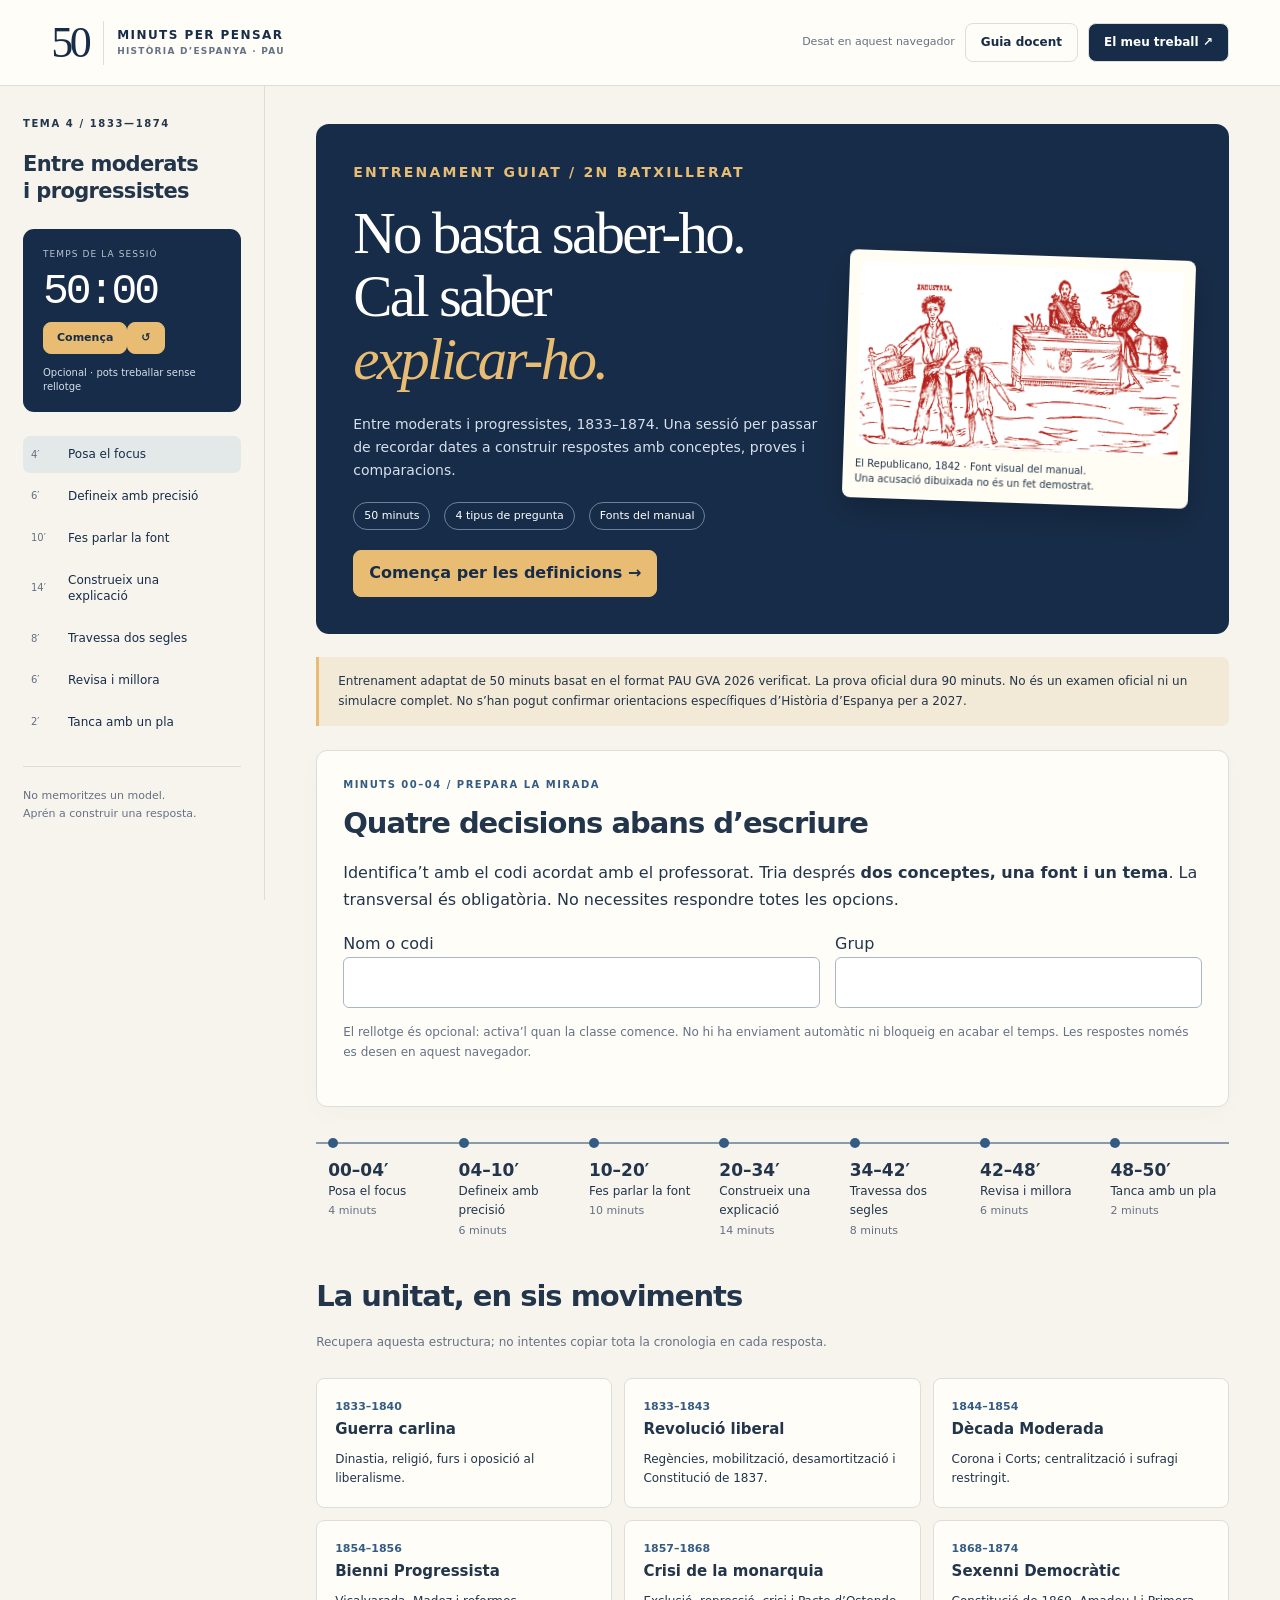
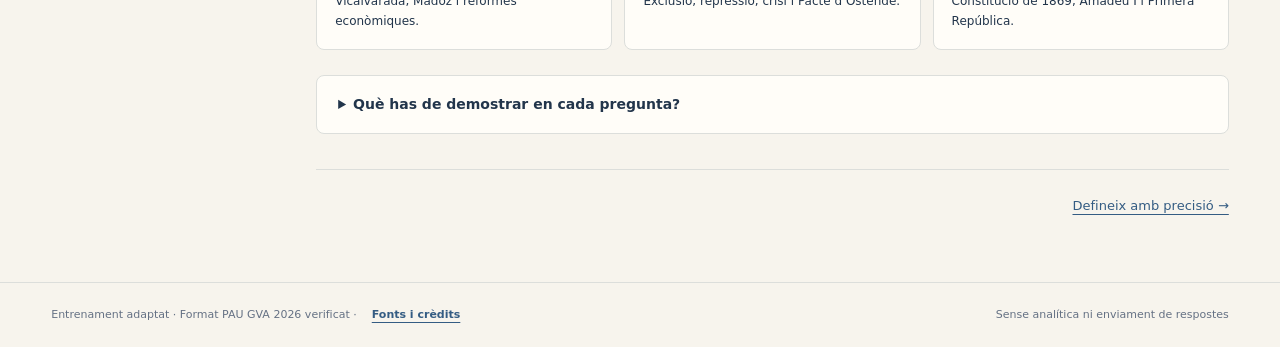
<file: index.html>
<!doctype html><html lang="ca"><head><meta charset="utf-8"><meta name="viewport" content="width=device-width,initial-scale=1"><meta name="theme-color" content="#172c48"><meta name="description" content="Una sessió de 50 minuts per preparar Història d’Espanya: conceptes, fonts, desenvolupament i comparació transversal. 1833–1874."><title>PAU en 50 minuts · 1833–1874</title><link rel="icon" href="data:image/svg+xml,%3Csvg xmlns='http://www.w3.org/2000/svg' viewBox='0 0 64 64'%3E%3Crect width='64' height='64' rx='14' fill='%23172c48'/%3E%3Ctext x='9' y='43' font-size='27' fill='%23e7bd73'%3E50%3C/text%3E%3C/svg%3E"><link rel="stylesheet" href="style.css"><script defer src="data.js"></script><script defer src="app.js"></script></head><body><a href="#main" class="skip">Salta al contingut</a><header class="top"><a class="brand" href="#inici"><b>50</b><span>MINUTS PER PENSAR<small>HISTÒRIA D’ESPANYA · PAU</small></span></a><div class="toplinks"><span id="saveStatus" role="status">Dades en aquest navegador</span><button id="guideBtn">Guia docent</button><button id="exportBtn" class="outline">El meu treball ↗</button></div></header><div class="shell"><aside><p class="eyebrow">TEMA 4 / 1833—1874</p><h2>Entre moderats<br>i progressistes</h2><div class="timer"><span class="timer-label">TEMPS DE LA SESSIÓ</span><strong id="clock" aria-live="off">50:00</strong><div><button id="timerToggle">Comença</button><button id="timerReset" aria-label="Reinicia només el comptador">↺</button></div><span id="timerStatus">Opcional · pots treballar sense rellotge</span></div><nav id="nav" aria-label="Fases de la sessió"></nav><p class="side-note">No memoritzes un model.<br>Aprén a construir una resposta.</p></aside><main id="main" tabindex="-1"></main></div><footer>Entrenament adaptat · Format PAU GVA 2026 verificat · <button id="sourcesBtn" class="linkbutton">Fonts i crèdits</button><span id="footStatus">Sense analítica ni enviament de respostes</span></footer><div class="toast" id="toast" role="status" hidden></div><noscript><p>Activa JavaScript per fer les activitats. També pots usar la fitxa imprimible inclosa al paquet.</p></noscript></body></html>
</file>
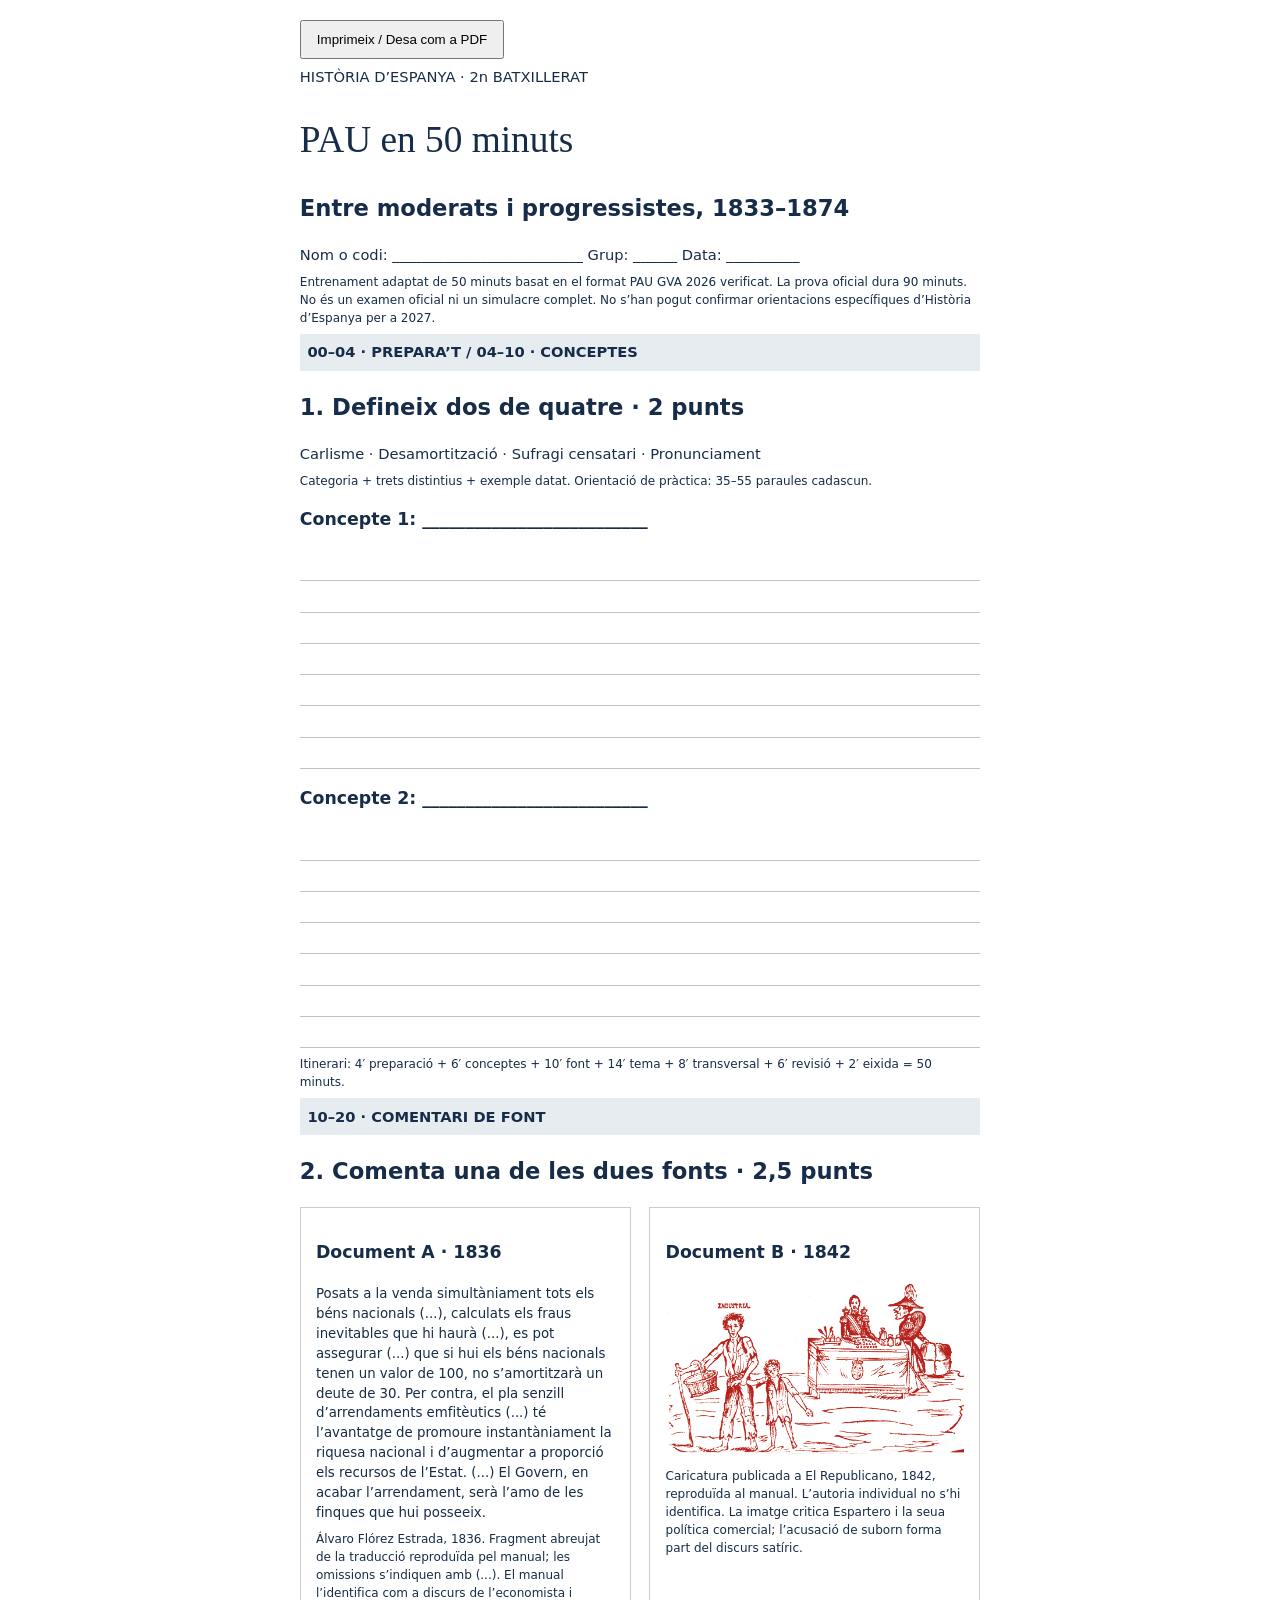
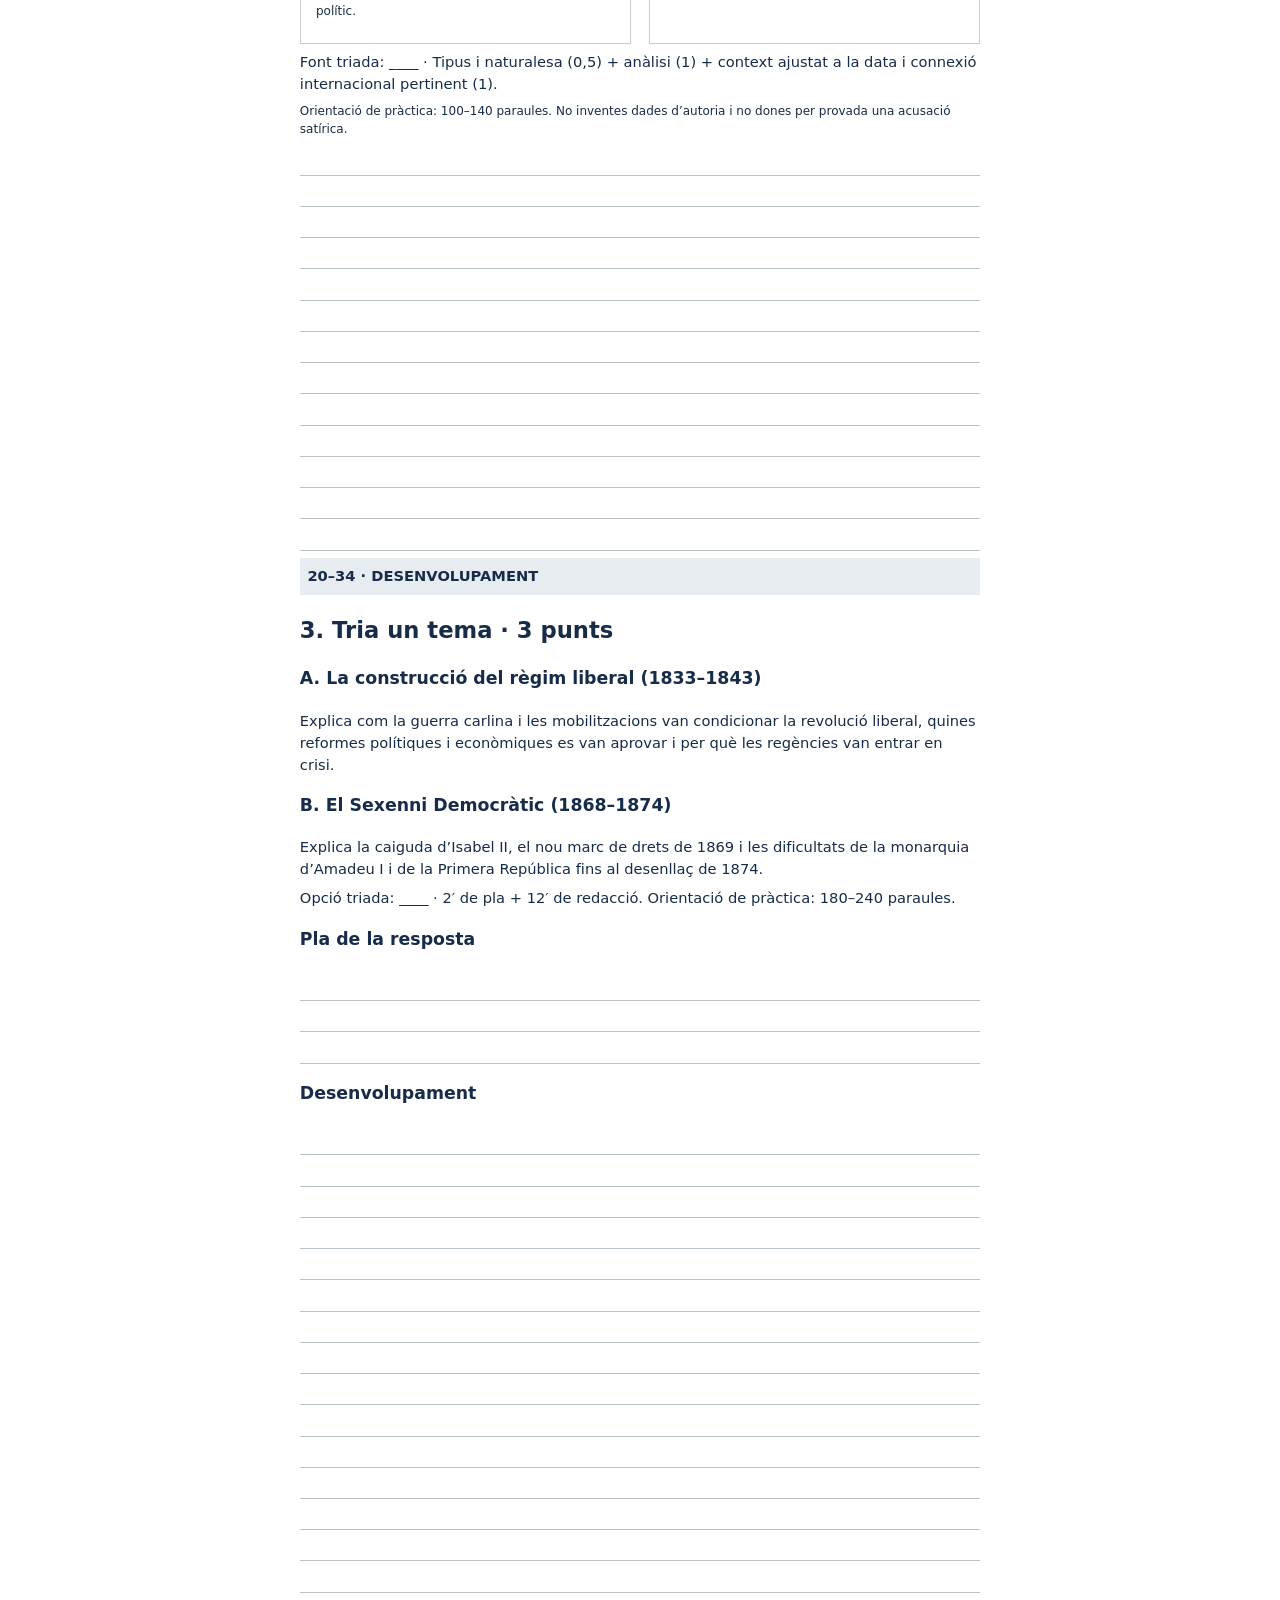
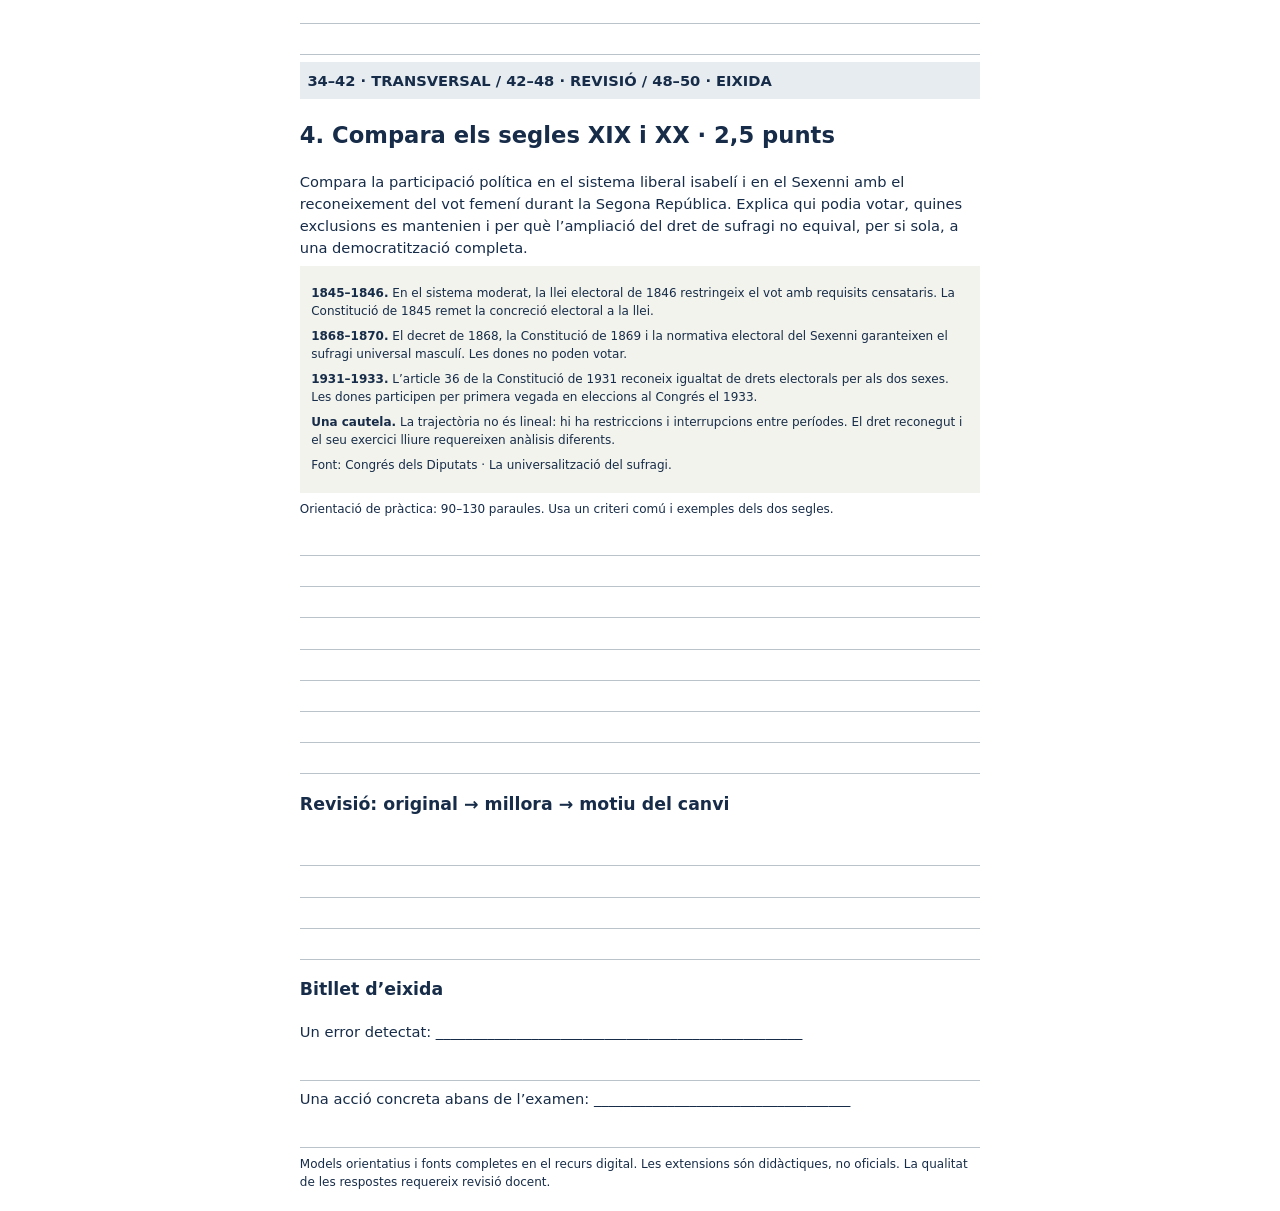
<file: fitxa-imprimible.html>
<!doctype html><html lang="ca"><head><meta charset="utf-8"><title>Fitxa · PAU en 50 minuts</title><style>@page{size:A4;margin:16mm}body{font:11pt/1.5 system-ui;color:#172c48;max-width:180mm;margin:20px auto}h1{font:28pt/1.1 Georgia}h2{font-size:17pt}h3{font-size:13pt}p{margin:7px 0}small,.note{font-size:9pt}section.page{break-after:page}section.page:last-child{break-after:auto}.line{border-bottom:1px solid #bbc3ca;height:8mm}.short{margin:7mm 0}.doc{border:1px solid #ccc;padding:4mm;font-size:10pt}.docs{display:grid;grid-template-columns:1fr 1fr;gap:5mm}.docs img{max-width:100%;height:auto}.tag{background:#e6ecf0;padding:2mm;font-weight:bold}.capsule{font-size:9pt;background:#f2f3ed;padding:3mm}button{padding:10px 15px}@media print{button{display:none}body{margin:0}.doc,.capsule{break-inside:avoid}}</style></head><body><button onclick="window.print()">Imprimeix / Desa com a PDF</button><section class="page"><p>HISTÒRIA D’ESPANYA · 2n BATXILLERAT</p><h1>PAU en 50 minuts</h1><h2>Entre moderats i progressistes, 1833–1874</h2><p>Nom o codi: __________________________ Grup: ______ Data: __________</p><p class="note">Entrenament adaptat de 50 minuts basat en el format PAU GVA 2026 verificat. La prova oficial dura 90 minuts. No és un examen oficial ni un simulacre complet. No s’han pogut confirmar orientacions específiques d’Història d’Espanya per a 2027.</p><p class="tag">00–04 · PREPARA’T / 04–10 · CONCEPTES</p><h2>1. Defineix dos de quatre · 2 punts</h2><p>Carlisme · Desamortització · Sufragi censatari · Pronunciament</p><p class="note">Categoria + trets distintius + exemple datat. Orientació de pràctica: 35–55 paraules cadascun.</p><h3>Concepte 1: __________________________</h3><div class="line"></div><div class="line"></div><div class="line"></div><div class="line"></div><div class="line"></div><div class="line"></div><div class="line"></div><h3>Concepte 2: __________________________</h3><div class="line"></div><div class="line"></div><div class="line"></div><div class="line"></div><div class="line"></div><div class="line"></div><div class="line"></div><p class="note">Itinerari: 4′ preparació + 6′ conceptes + 10′ font + 14′ tema + 8′ transversal + 6′ revisió + 2′ eixida = 50 minuts.</p></section>
<section class="page"><p class="tag">10–20 · COMENTARI DE FONT</p><h2>2. Comenta una de les dues fonts · 2,5 punts</h2><div class="docs"><div class="doc"><h3>Document A · 1836</h3><p>Posats a la venda simultàniament tots els béns nacionals (...), calculats els fraus inevitables que hi haurà (...), es pot assegurar (...) que si hui els béns nacionals tenen un valor de 100, no s’amortitzarà un deute de 30. Per contra, el pla senzill d’arrendaments emfitèutics (...) té l’avantatge de promoure instantàniament la riquesa nacional i d’augmentar a proporció els recursos de l’Estat. (...) El Govern, en acabar l’arrendament, serà l’amo de les finques que hui posseeix.</p><p class="note">Álvaro Flórez Estrada, 1836. Fragment abreujat de la traducció reproduïda pel manual; les omissions s’indiquen amb (...). El manual l’identifica com a discurs de l’economista i polític.</p></div><div class="doc"><h3>Document B · 1842</h3><img src="assets/espartero-1842.png" alt="Caricatura d’Espartero publicada en El Republicano el 1842"><p class="note">Caricatura publicada a El Republicano, 1842, reproduïda al manual. L’autoria individual no s’hi identifica. La imatge critica Espartero i la seua política comercial; l’acusació de suborn forma part del discurs satíric.</p></div></div><p>Font triada: ____ · Tipus i naturalesa (0,5) + anàlisi (1) + context ajustat a la data i connexió internacional pertinent (1).</p><p class="note">Orientació de pràctica: 100–140 paraules. No inventes dades d’autoria i no dones per provada una acusació satírica.</p><div class="line"></div><div class="line"></div><div class="line"></div><div class="line"></div><div class="line"></div><div class="line"></div><div class="line"></div><div class="line"></div><div class="line"></div><div class="line"></div><div class="line"></div><div class="line"></div><div class="line"></div></section>
<section class="page"><p class="tag">20–34 · DESENVOLUPAMENT</p><h2>3. Tria un tema · 3 punts</h2><h3>A. La construcció del règim liberal (1833–1843)</h3><p>Explica com la guerra carlina i les mobilitzacions van condicionar la revolució liberal, quines reformes polítiques i econòmiques es van aprovar i per què les regències van entrar en crisi.</p><h3>B. El Sexenni Democràtic (1868–1874)</h3><p>Explica la caiguda d’Isabel II, el nou marc de drets de 1869 i les dificultats de la monarquia d’Amadeu I i de la Primera República fins al desenllaç de 1874.</p><p>Opció triada: ____ · 2′ de pla + 12′ de redacció. Orientació de pràctica: 180–240 paraules.</p><h3>Pla de la resposta</h3><div class="line"></div><div class="line"></div><div class="line"></div><h3>Desenvolupament</h3><div class="line"></div><div class="line"></div><div class="line"></div><div class="line"></div><div class="line"></div><div class="line"></div><div class="line"></div><div class="line"></div><div class="line"></div><div class="line"></div><div class="line"></div><div class="line"></div><div class="line"></div><div class="line"></div><div class="line"></div><div class="line"></div><div class="line"></div></section>
<section class="page"><p class="tag">34–42 · TRANSVERSAL / 42–48 · REVISIÓ / 48–50 · EIXIDA</p><h2>4. Compara els segles XIX i XX · 2,5 punts</h2><p>Compara la participació política en el sistema liberal isabelí i en el Sexenni amb el reconeixement del vot femení durant la Segona República. Explica qui podia votar, quines exclusions es mantenien i per què l’ampliació del dret de sufragi no equival, per si sola, a una democratització completa.</p><div class="capsule"><p><strong>1845–1846.</strong> En el sistema moderat, la llei electoral de 1846 restringeix el vot amb requisits censataris. La Constitució de 1845 remet la concreció electoral a la llei.</p><p><strong>1868–1870.</strong> El decret de 1868, la Constitució de 1869 i la normativa electoral del Sexenni garanteixen el sufragi universal masculí. Les dones no poden votar.</p><p><strong>1931–1933.</strong> L’article 36 de la Constitució de 1931 reconeix igualtat de drets electorals per als dos sexes. Les dones participen per primera vegada en eleccions al Congrés el 1933.</p><p><strong>Una cautela.</strong> La trajectòria no és lineal: hi ha restriccions i interrupcions entre períodes. El dret reconegut i el seu exercici lliure requereixen anàlisis diferents.</p><p>Font: Congrés dels Diputats · La universalització del sufragi.</p></div><p class="note">Orientació de pràctica: 90–130 paraules. Usa un criteri comú i exemples dels dos segles.</p><div class="line"></div><div class="line"></div><div class="line"></div><div class="line"></div><div class="line"></div><div class="line"></div><div class="line"></div><div class="line"></div><h3>Revisió: original → millora → motiu del canvi</h3><div class="line"></div><div class="line"></div><div class="line"></div><div class="line"></div><h3>Bitllet d’eixida</h3><p>Un error detectat: __________________________________________________</p><div class="line"></div><p>Una acció concreta abans de l’examen: ___________________________________</p><div class="line"></div><p class="note">Models orientatius i fonts completes en el recurs digital. Les extensions són didàctiques, no oficials. La qualitat de les respostes requereix revisió docent.</p></section></body></html>
</file>
<file: style.css>
:root{--navy:#172c48;--blue:#345c83;--paper:#f7f4ed;--white:#fffdf8;--ink:#22354b;--muted:#657184;--amber:#e8bd73;--line:#dcdedb;--mint:#e2ece8;--rust:#9a4b36}*{box-sizing:border-box}html{scroll-behavior:smooth}body{margin:0;color:var(--ink);background:var(--paper);font:16px/1.65 system-ui,-apple-system,BlinkMacSystemFont,"Segoe UI",sans-serif}button,input,textarea,select{font:inherit}button,a,input,textarea,select{touch-action:manipulation}button{cursor:pointer;border:1px solid var(--line);background:var(--white);color:var(--navy);border-radius:8px;padding:9px 15px;font-weight:650}button:hover{background:#e9edea;border-color:var(--blue)}button:disabled{cursor:not-allowed;opacity:.5}a{color:var(--blue);text-underline-offset:4px}:focus-visible{outline:3px solid #bb7131;outline-offset:4px}h1,h2,h3{line-height:1.15;letter-spacing:-.035em}h1{font:clamp(40px,5vw,70px)/1.07 Georgia,serif;margin:18px 0 22px;letter-spacing:-.045em;font-weight:400}h2{font-size:29px;margin:0 0 20px}h3{font-size:21px;margin:0 0 13px}p{margin:0 0 18px}.skip{position:fixed;top:-80px;left:10px;z-index:30;background:white;padding:12px}.skip:focus{top:8px}.top{display:flex;justify-content:space-between;align-items:center;min-height:86px;padding:17px 4vw;border-bottom:1px solid var(--line);background:var(--white);gap:20px}.brand{display:flex;gap:13px;align-items:center;color:var(--navy);text-decoration:none;font-size:12px;letter-spacing:.12em;font-weight:750;line-height:1.45}.brand b{font:44px/1 Georgia,serif;letter-spacing:-.08em;border-right:1px solid var(--line);padding-right:15px}.brand small{display:block;font-size:9px;color:var(--muted);letter-spacing:.14em}.toplinks{display:flex;gap:10px;align-items:center}.toplinks>span{font-size:11px;color:var(--muted)}.toplinks button{font-size:12px}.outline{background:var(--navy);color:white}.shell{display:grid;grid-template-columns:265px minmax(0,1fr);max-width:1580px;margin:auto}aside{padding:30px 23px;border-right:1px solid var(--line);position:sticky;top:0;align-self:start;min-height:calc(100vh - 86px)}aside h2{font-size:21px;line-height:1.3;letter-spacing:-.03em}.eyebrow{font-size:10px;letter-spacing:.16em;text-transform:uppercase;font-weight:800}.timer{background:var(--navy);color:white;border-radius:11px;padding:18px 20px;margin:24px 0}.timer-label{font-size:9px;letter-spacing:.12em;display:block;color:#b7c4d2}.timer>strong{font:43px/1.4 ui-monospace,monospace;letter-spacing:-.07em;display:block;font-weight:450}.timer button{background:var(--amber);border-color:var(--amber);font-size:11px;padding:6px 13px}.timer>span:last-child{font-size:10px;color:#d4deea;display:block;margin-top:12px;line-height:1.4}nav{display:grid;gap:5px}nav a{display:grid;grid-template-columns:30px 1fr 12px;align-items:center;padding:10px 8px;border-radius:7px;color:var(--navy);text-decoration:none;font-size:12px;line-height:1.4;gap:7px}nav a[aria-current=page]{background:#e3e9e8}nav .mins{font-size:10px;color:var(--muted)}nav .tick{color:#267663}.side-note{font-size:11px;color:var(--muted);margin-top:25px;border-top:1px solid var(--line);padding-top:20px}main{min-width:0;padding:38px 4vw 65px}.hero{background:var(--navy);color:white;border-radius:13px;padding:37px;display:grid;grid-template-columns:1.15fr .85fr;gap:25px;align-items:center;overflow:hidden;min-height:440px}.hero .eyebrow{color:var(--amber)}.hero h1{font-size:clamp(38px,4.6vw,65px)}.hero h1 em{font-style:italic;color:var(--amber)}.hero p{font-size:14px;color:#d6e0ec}.hero-figure{margin:0;background:#fffdf4;padding:12px;border-radius:8px;transform:rotate(2deg);box-shadow:0 12px 30px #0003}.hero-figure img{display:block;width:100%;height:auto}.hero-figure figcaption{font-size:10px;color:var(--ink);line-height:1.5;margin-top:10px}.hero button{background:var(--amber);border-color:var(--amber)}.badge{font-size:11px;border:1px solid #708197;border-radius:20px;padding:4px 10px;display:inline-block;margin-right:6px}.meta{display:flex;gap:8px;flex-wrap:wrap;margin:20px 0}.phase-top{border-bottom:1px solid var(--line);padding-bottom:20px;margin-bottom:26px}.phase-top h1{max-width:850px;font-size:clamp(38px,4.7vw,62px)}.lead{font-size:18px;color:var(--muted);max-width:800px}.tag{display:inline-block;font-size:10px;letter-spacing:.1em;text-transform:uppercase;font-weight:800;color:var(--blue);background:#e5eaf0;border-radius:4px;padding:5px 8px}.phase-time{font-size:12px;color:var(--muted);margin-left:9px}.card{background:var(--white);border:1px solid var(--line);border-radius:11px;padding:26px;margin:24px 0;box-shadow:0 8px 30px #172c4805}.label{display:block;font-size:10px;letter-spacing:.15em;font-weight:800;color:var(--blue);text-transform:uppercase;margin-bottom:13px}.note{font-size:12px;color:var(--muted);line-height:1.65}.notice{border-left:3px solid var(--amber);padding:15px 19px;background:#f2e9d7;border-radius:0 7px 7px 0;font-size:12px;margin:23px 0}.notice p:last-child{margin:0}.grid2{display:grid;grid-template-columns:1fr 1fr;gap:20px}.grid2>.card{margin:0}.identity{display:grid;grid-template-columns:1.3fr 1fr;gap:15px}.field{margin:20px 0}.field label{display:block;font-size:14px;font-weight:700;margin-bottom:8px}.field textarea{min-height:170px}.field .count{display:block;font-size:11px;color:var(--muted);margin-top:7px}input,textarea,select{border:1px solid #aab7c2;background:white;color:var(--ink);border-radius:6px;padding:11px;width:100%}textarea{resize:vertical;line-height:1.7}input[type=checkbox],input[type=radio]{width:18px;height:18px;accent-color:var(--blue);flex-shrink:0}label.choice{display:flex;align-items:flex-start;gap:10px;padding:13px 15px;border:1px solid var(--line);border-radius:7px;cursor:pointer;margin:10px 0;font-size:14px;background:var(--white)}label.choice:has(input:checked){border-color:var(--blue);background:#eaf0f4}.chips{display:flex;flex-wrap:wrap;gap:8px}.chips button.active{background:var(--navy);color:white;border-color:var(--navy)}.primary{background:var(--navy);border-color:var(--navy);color:white}.primary:hover{background:var(--blue);color:white}.buttons{display:flex;gap:10px;align-items:center;flex-wrap:wrap;margin:20px 0}.buttons a{font-size:13px}.steps{display:flex;gap:0;margin:25px 0;overflow-x:auto;padding:10px 0}.step{border-top:2px solid #8b9aa9;padding:15px 12px 4px;min-width:120px;flex:1;position:relative;font-size:12px}.step:before{content:'';position:absolute;top:-6px;left:12px;width:10px;height:10px;background:var(--blue);border-radius:50%}.step strong{display:block;font-size:17px;line-height:1.3}.step span{font-size:11px;color:var(--muted)}.unitmap{display:grid;grid-template-columns:repeat(3,minmax(0,1fr));gap:12px;margin:25px 0}.unitmap>div{background:var(--white);border:1px solid var(--line);border-radius:8px;padding:18px;font-size:12px}.unitmap strong{display:block;font-size:15px;margin-bottom:8px}.unitmap span{font-size:11px;color:var(--blue);font-weight:800}.visual{margin:25px 0;display:grid;grid-template-columns:1.2fr .8fr;gap:25px;align-items:center;padding:23px;border:1px solid var(--line);border-radius:11px;background:#edece3}.visual img{display:block;width:100%;height:auto;max-height:400px;object-fit:contain}.visual button{border:0;padding:0;background:transparent;width:100%}.zoom-label{display:block;font-size:10px;color:var(--blue);text-align:right;margin-top:7px}.visual p{font-size:13px}.visual small{font-size:10px;color:var(--muted)}.visual .visual-question{border-left:3px solid var(--blue);padding-left:13px}.source-tabs{display:flex;gap:12px;margin:24px 0}.source-tabs button{flex:1;text-align:left;padding:18px}.source-tabs button.active{border-color:var(--blue);background:#e6edf0;box-shadow:inset 0 3px var(--blue)}.source-tabs small{display:block;font-weight:450;color:var(--muted);font-size:12px;margin-top:6px}.source-doc{border:1px solid var(--line);background:var(--white);padding:28px;border-radius:10px;margin:23px 0}.source-doc h2{font-size:28px}.source-doc blockquote{font:20px/1.75 Georgia,serif;margin:22px 0;border-left:3px solid var(--amber);padding-left:22px}.source-doc .source-img{width:100%;display:block;height:auto;max-height:470px;object-fit:contain}.source-doc .source-img-btn{padding:0;background:white;border:0;width:100%}.source-credit{font-size:11px;color:var(--muted);border-top:1px solid var(--line);padding-top:13px;margin-top:20px}.source-doc .note{font-size:12px}.prompt{font-size:19px;line-height:1.6;border-left:3px solid var(--blue);padding-left:20px;margin:25px 0}.scaffold{background:#e6ecef;border-radius:8px;padding:17px 20px;font-size:13px}.scaffold p{margin-bottom:10px}.scaffold p:last-child{margin:0}.feedback{background:#e5eee5;padding:14px 17px;border-left:3px solid #377454;border-radius:6px;font-size:13px;margin-top:15px}.feedback.wrong{background:#f2e4dc;border-color:var(--rust)}fieldset{border:1px solid var(--line);border-radius:9px;padding:20px;margin:20px 0;min-width:0}legend{font-weight:750;font-size:14px;padding:0 7px;max-width:100%;line-height:1.5}details{background:var(--white);border:1px solid var(--line);border-radius:8px;padding:17px 21px;margin:17px 0}summary{cursor:pointer;font-weight:700;font-size:14px}details p,details ol{font-size:14px;margin-top:16px}.model-text{white-space:pre-wrap;font-size:14px;line-height:1.8}.model-block{padding:20px 0;border-bottom:1px solid var(--line)}.model-block:last-child{border-bottom:0}.model-block h3{font-size:18px}.model-block p{font-size:14px}.capsule{display:grid;grid-template-columns:repeat(2,minmax(0,1fr));gap:12px}.capsule>div{background:#e5eaf0;padding:20px;border-radius:8px;font-size:13px}.capsule strong{display:block;font-size:22px;margin-bottom:10px;font-family:Georgia,serif}.rubric-row{display:grid;grid-template-columns:minmax(0,1fr) 125px;gap:20px;align-items:center;border-bottom:1px solid var(--line);padding:17px 0}.rubric-row p{font-size:12px;margin:6px 0;color:var(--muted)}.rubric-row select{font-size:13px}.score{background:var(--navy);color:white;border-radius:10px;padding:20px;margin:20px 0}.score strong{font-size:34px;color:var(--amber);line-height:1.2}.score p{font-size:12px;margin:10px 0 0;color:#d9e2eb}.review-grid{display:grid;grid-template-columns:1fr 1fr;gap:15px}.review-grid pre{white-space:pre-wrap;font:13px/1.7 system-ui;background:#f1f1eb;padding:17px;border:1px solid var(--line);border-radius:7px;margin:0;max-height:280px;overflow:auto}.checks{display:grid;gap:12px;margin:20px 0}.checks label{display:flex;gap:12px;font-size:13px}.bottom{display:flex;justify-content:space-between;gap:20px;padding-top:25px;margin-top:35px;border-top:1px solid var(--line)}.bottom a{font-size:13px}.big-number{font:64px/1 Georgia,serif;color:var(--blue);display:block;margin-bottom:13px}.linkbutton{border:0;background:none;text-decoration:underline;text-underline-offset:4px;padding:0;font-size:inherit;color:var(--blue)}footer{border-top:1px solid var(--line);padding:23px 4vw;display:flex;gap:15px;flex-wrap:wrap;font-size:11px;color:var(--muted)}footer>span{margin-left:auto}.toast{position:fixed;bottom:20px;right:20px;max-width:min(480px,90vw);background:var(--navy);color:white;padding:15px 22px;border-radius:8px;z-index:50;font-size:13px}.image-dialog{border:0;border-radius:12px;padding:20px;max-width:94vw;width:min(1150px,94vw);max-height:94vh;background:var(--white);color:var(--ink)}.image-dialog::backdrop{background:#12263fdd;backdrop-filter:blur(3px)}.image-dialog .dialog-head{display:flex;justify-content:space-between;gap:20px;align-items:center;margin-bottom:18px}.image-dialog img{display:block;max-width:100%;max-height:70vh;width:auto;height:auto;margin:auto}.image-dialog p{font-size:12px;margin:15px 0 0}table{border-collapse:collapse;width:100%;font-size:13px;margin:20px 0}th,td{border:1px solid var(--line);padding:12px;text-align:left;vertical-align:top}th{background:#e7ecef}.tablewrap{overflow-x:auto}.tablewrap th,.tablewrap td{min-width:100px}.empty{color:var(--muted);font-style:italic}.deadline{background:#f5e4d4!important;color:var(--navy)!important}.hidden-file{display:none}@media(max-width:1100px){.hero{grid-template-columns:1fr;min-height:0}.hero-figure{max-width:570px;transform:none}.hero h1{font-size:52px}.shell{grid-template-columns:235px 1fr}aside{padding:28px 18px}.toplinks>span{display:none}.visual{grid-template-columns:1fr}.grid2{grid-template-columns:1fr}.unitmap{grid-template-columns:1fr 1fr}.capsule{grid-template-columns:1fr 1fr}}@media(max-width:760px){.top{padding:14px 18px;gap:10px;min-height:75px}.brand{font-size:9px;gap:9px}.brand b{font-size:37px;padding-right:10px}.brand small{font-size:7px}.toplinks{gap:5px}.toplinks button{font-size:10px;padding:8px}.shell{display:block}aside{position:static;min-height:0;border-right:0;border-bottom:1px solid var(--line);padding:16px 20px}aside>.eyebrow,aside>h2,.side-note{display:none}.timer{margin:0 0 10px;display:grid;grid-template-columns:1fr 1fr;align-items:center;padding:12px 16px;gap:3px}.timer .timer-label{font-size:8px}.timer>strong{font-size:29px;grid-column:2;grid-row:1/3;text-align:right}.timer>div{grid-column:1;grid-row:2}.timer>span:last-child{grid-column:1/-1;font-size:9px;margin-top:6px}nav{display:flex;overflow-x:auto;padding:5px 0}nav a{min-width:155px;grid-template-columns:22px 1fr 10px;padding:8px;font-size:11px}main{padding:25px 20px 40px}.hero{padding:27px 24px}.hero h1{font-size:43px}.hero .eyebrow{font-size:9px}.hero-figure{padding:9px}.phase-top h1{font-size:40px}.card{padding:21px}.identity{grid-template-columns:1fr}.unitmap{grid-template-columns:1fr 1fr;gap:8px}.unitmap>div{padding:13px}.unitmap strong{font-size:13px}.source-tabs{gap:8px}.source-tabs button{padding:13px;font-size:13px}.source-doc{padding:21px}.source-doc blockquote{font-size:18px;padding-left:16px}.capsule{grid-template-columns:1fr}.review-grid{grid-template-columns:1fr}.rubric-row{grid-template-columns:1fr 90px;gap:10px}.rubric-row select{padding:8px}.visual{padding:18px}.prompt{font-size:17px}.bottom{gap:10px}footer>span{margin-left:0}}@media(prefers-reduced-motion:reduce){html{scroll-behavior:auto}*{transition:none!important}}@media print{.top,aside,footer,.bottom,.buttons,.toast,.skip,button,.zoom-label,.image-dialog{display:none!important}.shell{display:block}main{padding:0}body{background:white;color:black;font-size:10pt}.card{box-shadow:none;break-inside:avoid}.phase-top h1{font-size:30pt}.hero{background:white;color:black;border:1px solid #888}.hero p,.hero h1 em,.hero .eyebrow{color:black}.source-doc,.visual{break-inside:avoid}.source-img-btn,.visual>button{display:block!important}.source-doc img,.visual img{max-height:250px}.visual{grid-template-columns:1fr 1fr}.review-grid pre{max-height:none}.model-text{font-size:10pt}details{break-inside:avoid}}
</file>
